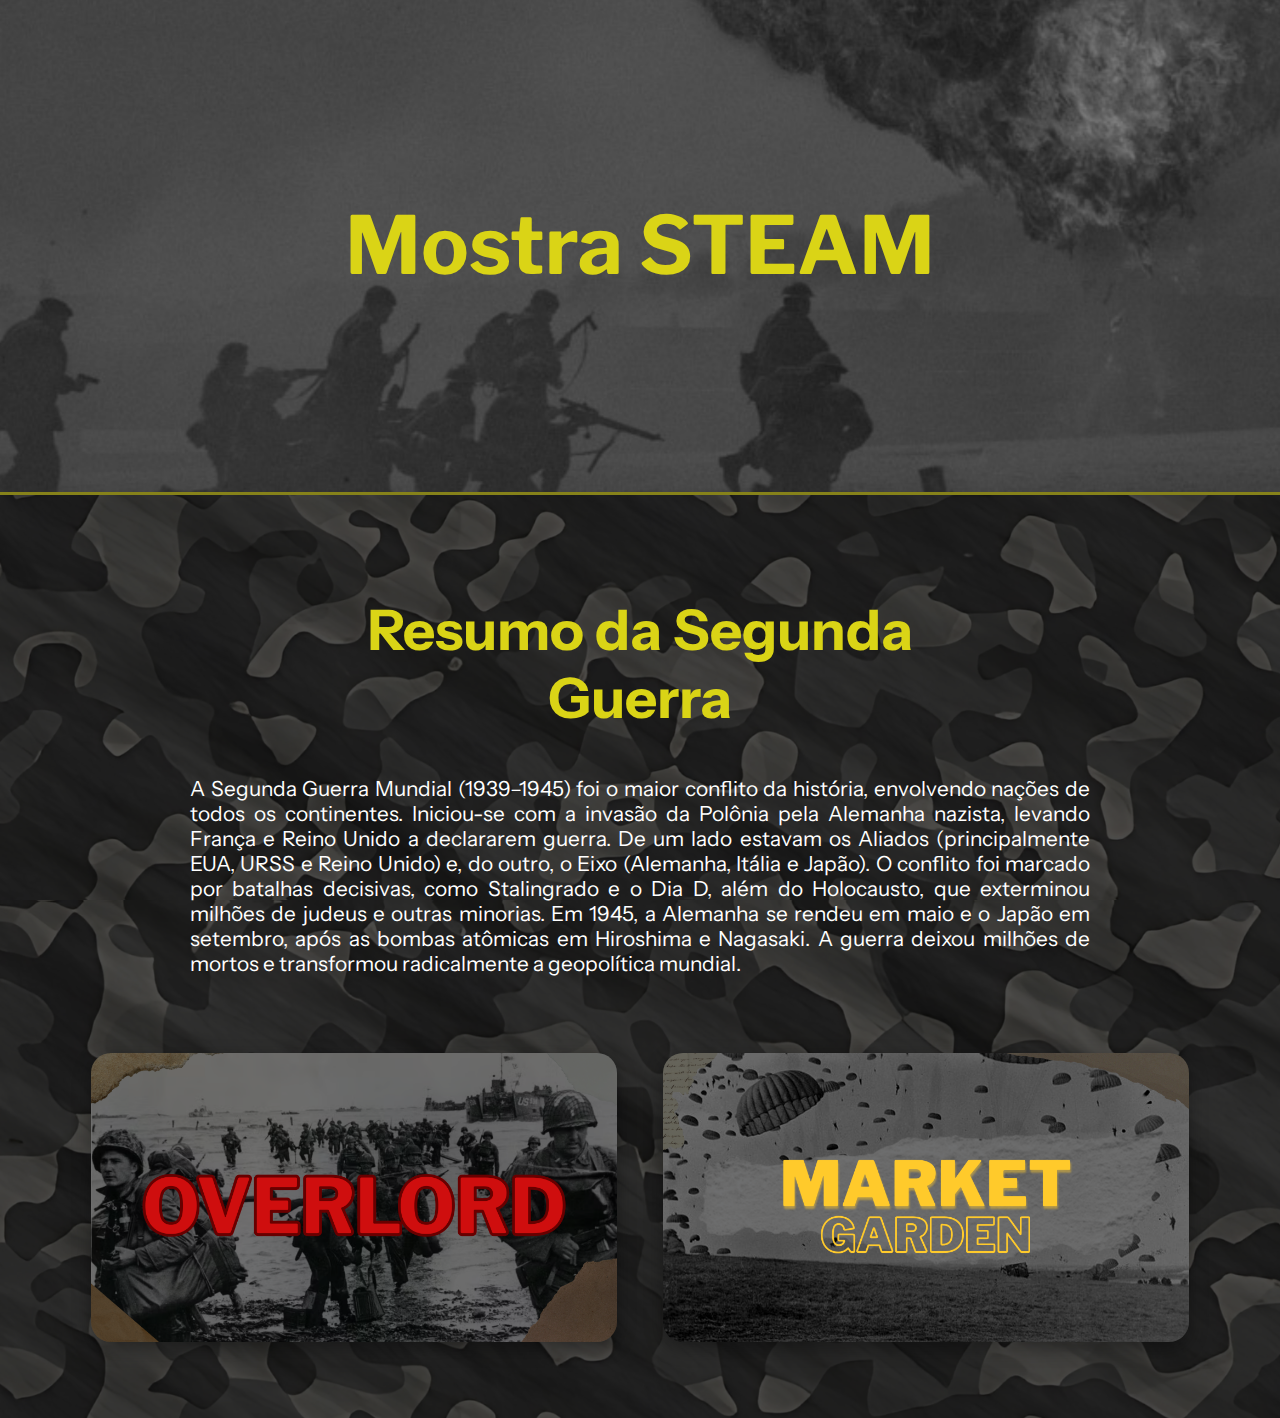
<file: index.html>
<!DOCTYPE html>
<html lang="pt-br">

<head>
    <meta charset="UTF-8">
    <meta name="viewport" content="width=device-width, initial-scale=1.0">

    <link rel="shortcut icon" href="imagens/logoGoogle.png">

    <link rel="preconnect" href="https://fonts.googleapis.com">
    <link rel="preconnect" href="https://fonts.gstatic.com" crossorigin>
    <link href="https://fonts.googleapis.com/css2?family=Libre+Franklin:ital,wght@0,100..900;1,100..900&display=swap" rel="stylesheet">

    <link rel="preconnect" href="https://fonts.googleapis.com">
    <link rel="preconnect" href="https://fonts.gstatic.com" crossorigin>
    <link href="https://fonts.googleapis.com/css2?family=Instrument+Sans:ital,wght@0,400..700;1,400..700&display=swap" rel="stylesheet">

    <link rel="stylesheet" href="index.css">
    <script src="index.js"></script>

    <title>Mostra STEAM</title>
</head>

<body>
    <div class="capaEntrada">
        <div>
        <h1 class="titulo">Mostra STEAM</h1>
        </div>
    </div>

    <div class="areaSegGuerra">
        <h1 class="tituloSegGuerra">Resumo da Segunda Guerra</h1>

        <p class="textoSegGuerra">A Segunda Guerra Mundial (1939–1945) foi o maior conflito da história, envolvendo nações de todos os continentes. Iniciou-se com a invasão da Polônia pela Alemanha nazista, levando França e Reino Unido a declararem guerra. De um lado estavam os Aliados (principalmente EUA, URSS e Reino Unido) e, do outro, o Eixo (Alemanha, Itália e Japão). O conflito foi marcado por batalhas decisivas, como Stalingrado e o Dia D, além do Holocausto, que exterminou milhões de judeus e outras minorias. Em 1945, a Alemanha se rendeu em maio e o Japão em setembro, após as bombas atômicas em Hiroshima e Nagasaki. A guerra deixou milhões de mortos e transformou radicalmente a geopolítica mundial.</p>
    </div>

    <div class="areaIrPaginas">
        <div onclick="irParaOverlord()" class="overlord"></div>

        <div onclick="irParaMarketGarden()" class="marketGarden"></div>
    </div>
</body>

</html>
</file>
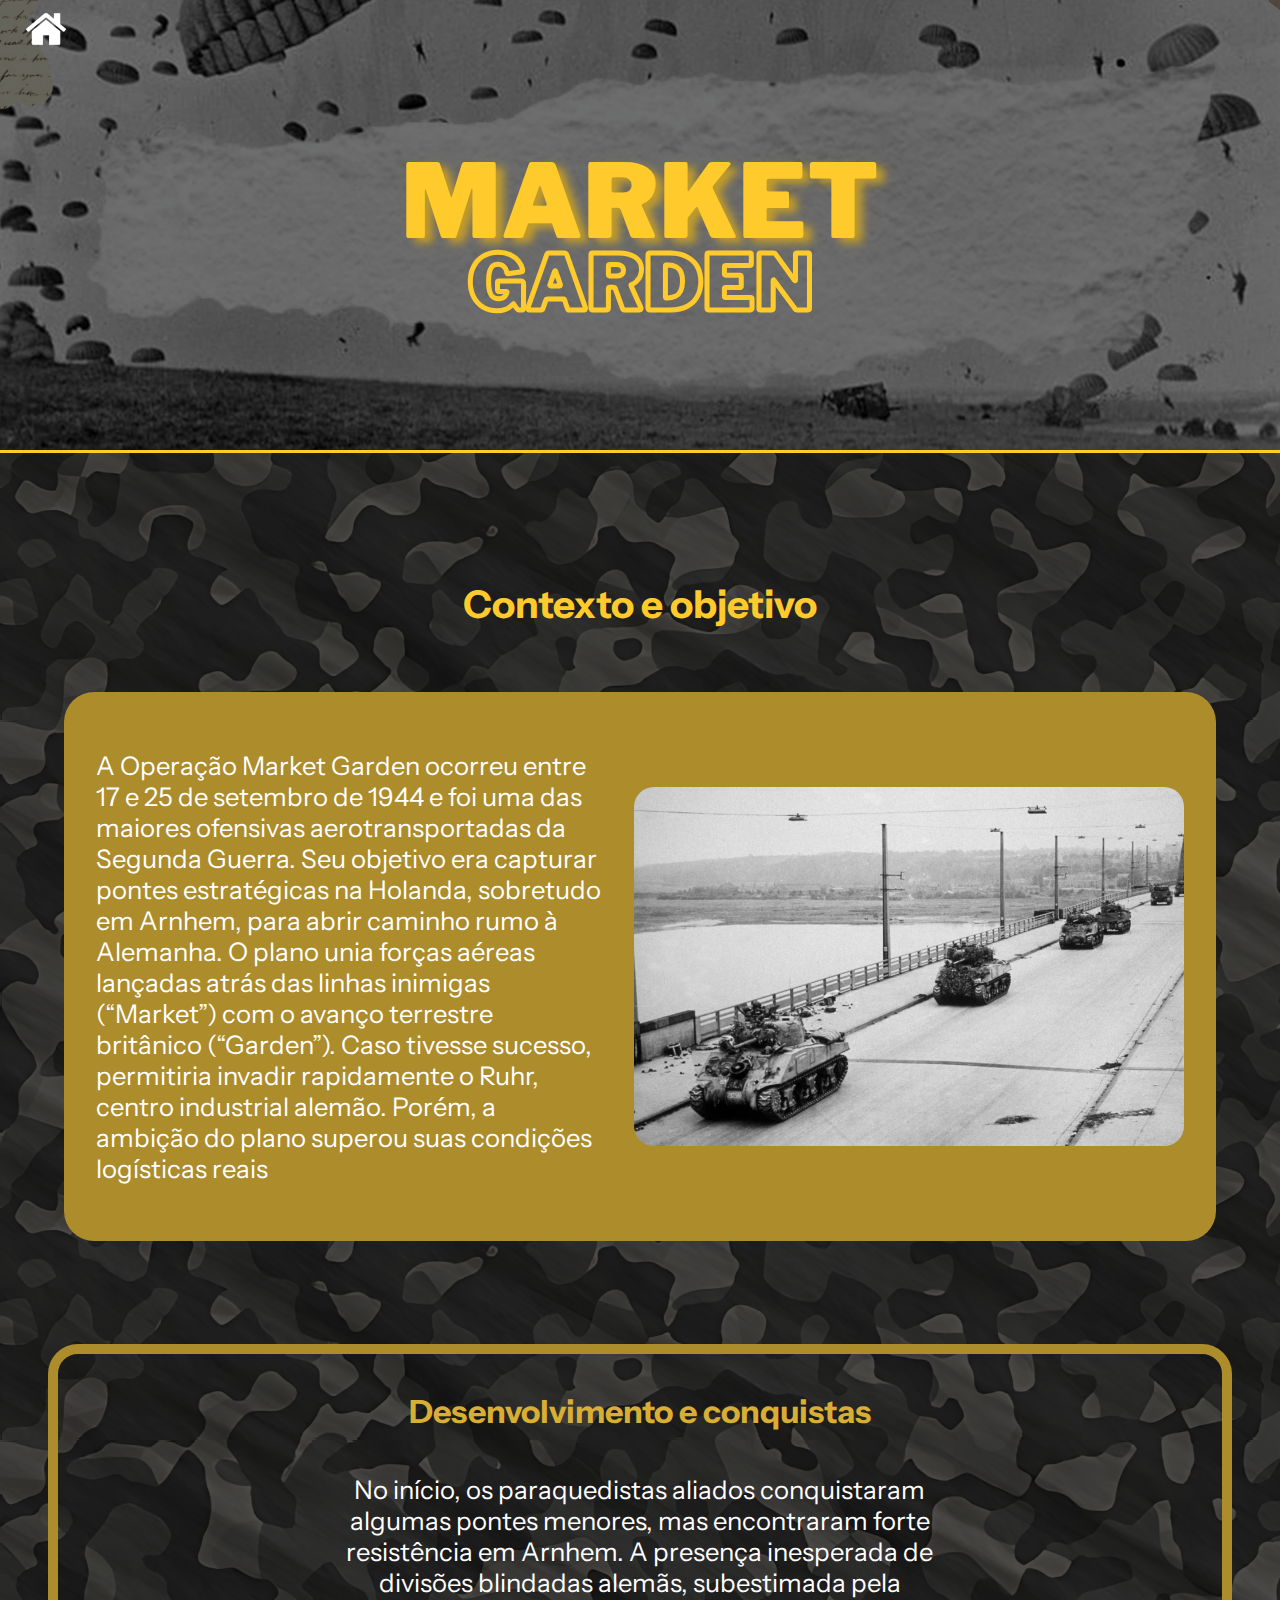
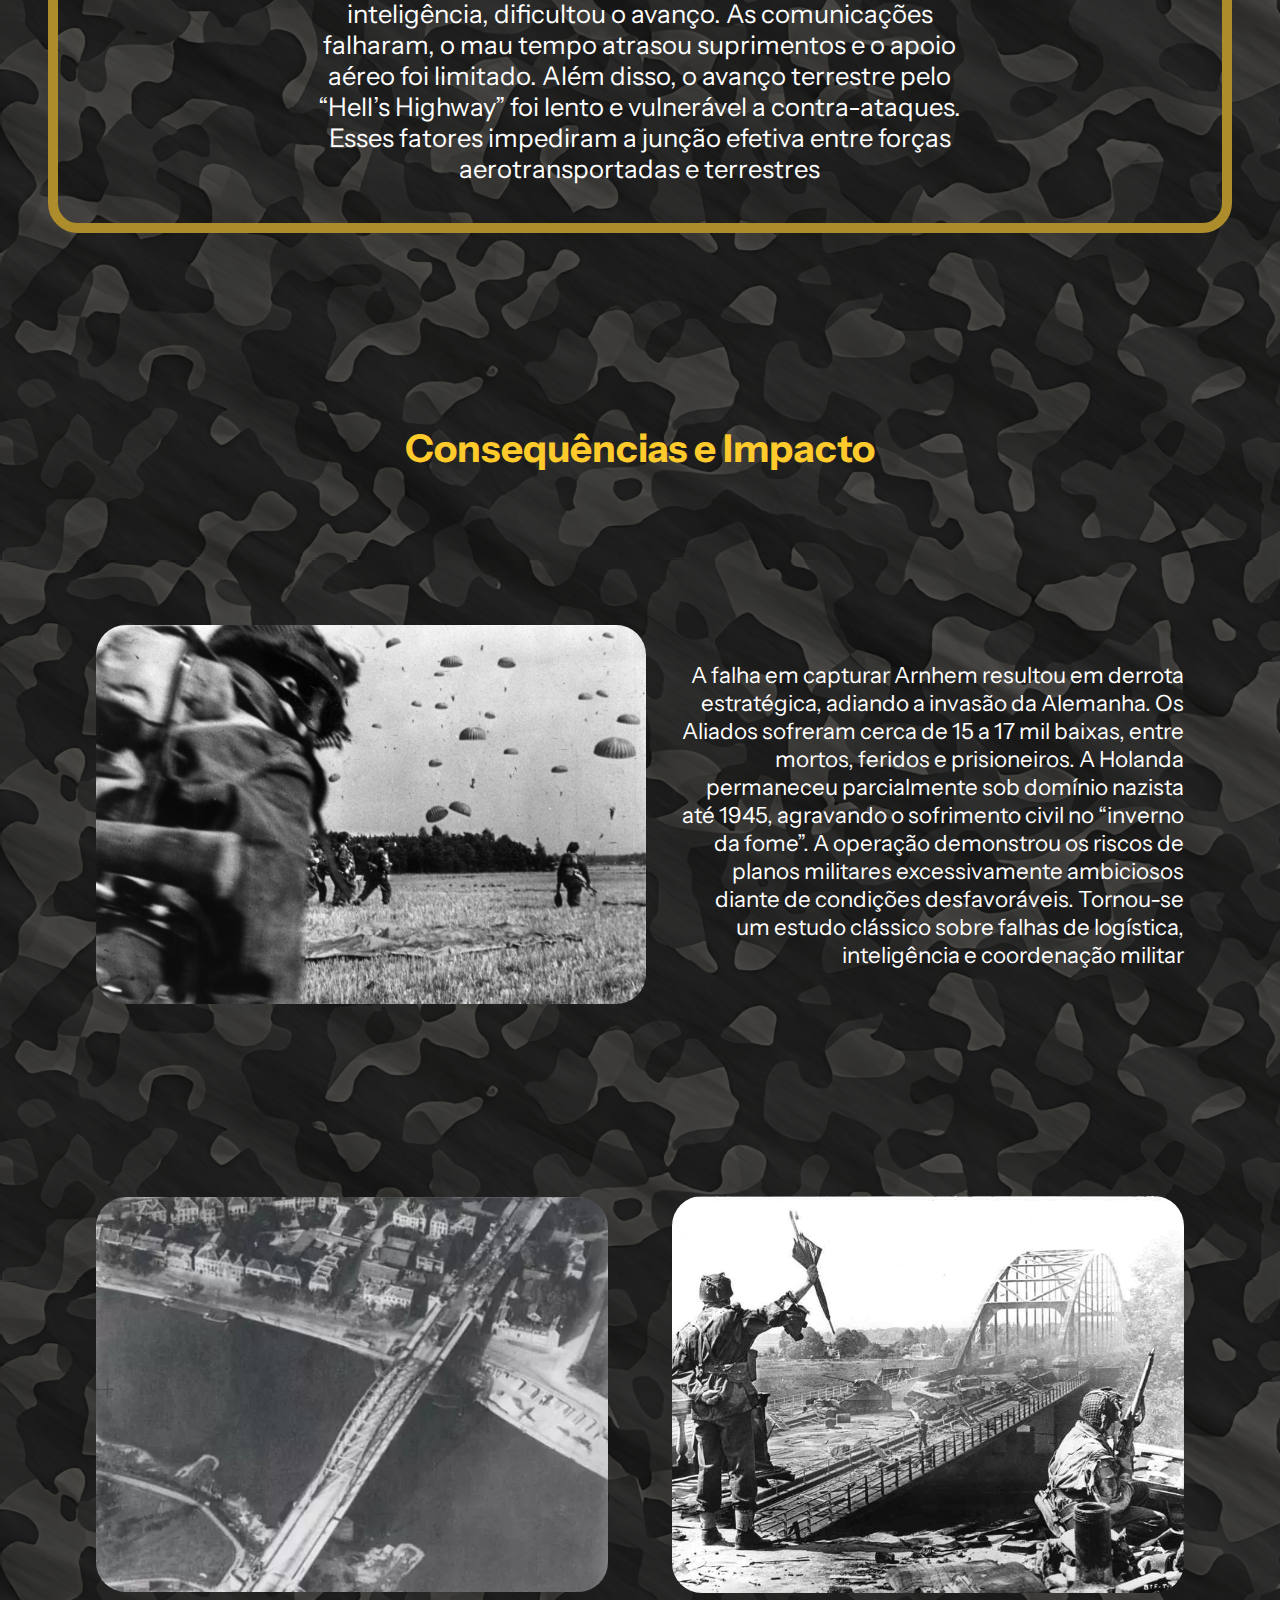
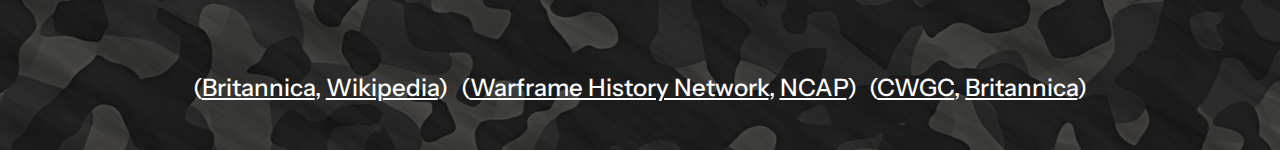
<file: marketGarden/marketGarden.html>
<!DOCTYPE html>
<html lang="pt-br">

<head>
    <meta charset="UTF-8">
    <meta name="viewport" content="width=device-width, initial-scale=1.0">
    
    <link rel="shortcut icon" href="../imagens/logoGoogle.png">

    <link rel="preconnect" href="https://fonts.googleapis.com">
    <link rel="preconnect" href="https://fonts.gstatic.com" crossorigin>
    <link href="https://fonts.googleapis.com/css2?family=Libre+Franklin:ital,wght@0,100..900;1,100..900&display=swap"
        rel="stylesheet">

    <link rel="preconnect" href="https://fonts.googleapis.com">
    <link rel="preconnect" href="https://fonts.gstatic.com" crossorigin>
    <link href="https://fonts.googleapis.com/css2?family=Instrument+Sans:ital,wght@0,400..700;1,400..700&display=swap"
        rel="stylesheet">

    <link rel="stylesheet" href="marketGarden.css">
    <script src="marketGarden.js"></script>

    <title>Mostra STEAM</title>
</head>

<body>

    
    <div class="capaMarketGarden">
        <img onclick="voltar()" class="voltar" src="../imagens/imagemCasa.png">

        <div class="titulo">
            <h1 class="market">MARKET</h1>
            <h1 class="garden">GARDEN</h1>
        </div>
    </div>

    <h1 class="contextoObjetivo">Contexto e objetivo</h1>

    <div class="areaInfoUm">
        <p>A Operação Market Garden ocorreu entre 17 e 25 de setembro de 1944 e foi uma das maiores ofensivas
            aerotransportadas da Segunda Guerra. Seu objetivo era capturar pontes estratégicas na Holanda, sobretudo em
            Arnhem, para abrir caminho rumo à Alemanha. O plano unia forças aéreas lançadas atrás das linhas inimigas
            (“Market”) com o avanço terrestre britânico (“Garden”). Caso tivesse sucesso, permitiria invadir rapidamente
            o Ruhr, centro industrial alemão. Porém, a ambição do plano superou suas condições logísticas reais</p>

        <img src="../imagens/imagemUmMarketGarden.png" alt="">
    </div>

    <div class="areaInfoDois">
        <h1>
            Desenvolvimento e conquistas
        </h1>

        <p>No início, os paraquedistas aliados conquistaram algumas pontes menores, mas encontraram forte resistência em
            Arnhem. A presença inesperada de divisões blindadas alemãs, subestimada pela inteligência, dificultou o
            avanço. As comunicações falharam, o mau tempo atrasou suprimentos e o apoio aéreo foi limitado. Além disso,
            o avanço terrestre pelo “Hell’s Highway” foi lento e vulnerável a contra-ataques. Esses fatores impediram a
            junção efetiva entre forças aerotransportadas e terrestres</p>
    </div>

    <h1 class="consImpac">Consequências e Impacto</h1>

    <div class="areaInfoTres">
        <img src="../imagens/imagemDoisMarketGarden.png" alt="">

        <p>A falha em capturar Arnhem resultou em derrota estratégica, adiando a invasão da Alemanha. Os Aliados
            sofreram cerca de 15 a 17 mil baixas, entre mortos, feridos e prisioneiros. A Holanda permaneceu
            parcialmente sob domínio nazista até 1945, agravando o sofrimento civil no “inverno da fome”. A operação
            demonstrou os riscos de planos militares excessivamente ambiciosos diante de condições desfavoráveis.
            Tornou-se um estudo clássico sobre falhas de logística, inteligência e coordenação militar</p>
    </div>

    <div class="areaImagens">
        <img src="../imagens/imagemTresMarketGarden.webp" alt="">

        <img src="../imagens/imagemQuatroMarketGarden.png" alt="">
    </div>

    <div class="fontes">
        <h1>(<a href="https://www.britannica.com/event/Operation-Market-Garden">Britannica</a>,
            <a href="https://en.wikipedia.org/wiki/Operation_Market_Garden">Wikipedia</a>)
        </h1>

        <h1>
            (<a href="https://warfarehistorynetwork.com/article/what-went-wrong-at-market-garden/">Warframe History Network</a>,
            <a href="https://www.ncap.org/news/2024/operation-market-garden-at-80-the-battle">NCAP</a>)
        </h1>

        <h1>
            (<a href="https://www.cwgc.org/our-work/blog/stories-from-operation-market-garden-the-battle-for-arnhem">CWGC</a>,
            <a href="https://www.britannica.com/event/Operation-Market-Garden">Britannica</a>)
        </h1>
    </div>

</body>

</html>
</file>
<file: marketGarden/marketGarden.css>
body {
  background-color: #272222;
  background-image: url('../imagens/backGroundHumanas.png');
  background-repeat: repeat-y;      /* repete só verticalmente */
  background-size: 100% auto;       /* largura 100%, altura proporcional */
  background-position: top center;  /* centralizado horizontalmente */
  margin: 0;
  overflow-x: hidden;
}

.libre-franklin-uniquifier {
  font-family: "Libre Franklin", sans-serif;
  font-optical-sizing: auto;
  font-weight: weight;
  font-style: normal;
}

.instrument-sans-uniquifier {
  font-family: "Instrument Sans", sans-serif;
  font-optical-sizing: auto;
  font-weight: weight;
  font-style: normal;
  font-variation-settings: "wdth" 100;
}

/* Ícone de voltar */
.voltar {
  position: absolute;
  top: 2%;
  left: 2%;
  width: 40px;
  height: auto;
  transition: 0.3s;
}

.voltar:hover {
  cursor: pointer;
  transform: scale(1.2);
}

.voltar:active {
  transform: scale(1);
}

/* Capa Market Garden */
.capaMarketGarden {
  background-image: url('../imagens/capaMarketGarden.png');
  background-repeat: no-repeat;
  background-position: center;
  background-size: cover;  /* alterado de 100% para cover */
  width: 100%;
  min-height: 50vh;
  border-bottom: solid 3px #ffca2b;

  display: flex;
  flex-direction: column;
  align-items: center;
  justify-content: center;

  position: relative; /* necessário para o ícone ficar fixo dentro */
}

.capaMarketGarden div {
  padding-top: 2.7%;
  padding-bottom: 2.7%;
  width: fit-content;
  height: fit-content;
  margin: auto;
}

.market {
  text-align: center;
  font-size: 8vw;
  color: #ffca2b;
  font-weight: 900;
  font-family: "Libre Franklin", sans-serif;
  filter: drop-shadow(8px 5px 4px #c19c2b);
}

.garden {
  text-align: center;
  font-size: 6vw;
  color: #ffffff00;
  font-weight: 900;
  margin-top: -20%;
  -webkit-text-stroke-width: 5px;
  -webkit-text-stroke-color: #ffca2b;
  font-family: "Libre Franklin", sans-serif;
}

.contextoObjetivo {
  text-align: center;
  justify-content: center;
  margin: auto;
  padding-top: 10%;
  padding-bottom: 5%;
  font-size: 3vw;
  font-family: "Instrument Sans", sans-serif;
  color: #ffca2b;
}

/* Área Info Um */
.areaInfoUm {
  display: flex;
  background-color: #ac8c2b;
  padding: 2.5%;
  width: 85%;
  align-items: center;
  justify-content: space-between;
  margin: auto;
  gap: 3%;
  border-radius: 30px;
  flex-wrap: nowrap;
}

.areaInfoUm p {
  color: #fff;
  font-size: 1.6rem;
  width: 55%;
  font-family: "Instrument Sans", sans-serif;
}

.areaInfoUm img {
  flex: 1 1 45%;
  max-width: 550px;
  height: auto;
  border-radius: 20px;
  object-fit: cover;
}

/* Área Info Dois */
.areaInfoDois {
  border: solid 10px #ac8c2b;
  text-align: center;
  width: 85%;
  align-items: center;
  justify-content: center;
  margin: auto;
  border-radius: 30px;
  margin-top: 8%;
  padding: 3%;
}

.areaInfoDois h1 {
  font-size: 2.5vw;
  font-family: "Instrument Sans", sans-serif;
  color: #d8af34;
  width: 50%;
  margin: auto;
  padding-bottom: 4%;
}

.areaInfoDois p {
  color: #fff;
  font-size: 1.6rem;
  width: 60%;
  font-family: "Instrument Sans", sans-serif;
  margin: auto;
}

/* Consequências e Impacto */
.consImpac {
  font-size: 3vw;
  width: 50%;
  text-align: center;
  font-family: "Instrument Sans", sans-serif;
  justify-content: center;
  margin: auto;
  margin-top: 15%;
  color: #ffca2b;
}

/* Área Info Tres */
.areaInfoTres {
  display: flex;
  width: 85%;
  align-items: center;
  justify-content: space-between;
  margin: auto;
  gap: 3%;
  margin-top: 12%;
  margin-bottom: 9%;
  flex-wrap: nowrap;
}

.areaInfoTres img {
  flex: 1 1 45%;
  max-width: 550px;
  height: auto;
  border-radius: 30px;
  object-fit: cover;
}

.areaInfoTres p {
  flex: 1 1 55%;
  color: #fff;
  font-size: 1.4rem;
  font-family: "Instrument Sans", sans-serif;
  text-align: right;
}

/* Área de Imagens Extras */
.areaImagens {
  display: flex;
  gap: 5%;
  align-items: center;
  justify-content: center;
  align-content: center;
  margin: auto;
  margin-top: 15%;
  margin-bottom: 5%;
  flex-wrap: wrap;
}

.areaImagens img {
  width: 40%;
  max-width: 550px;
  height: auto;
  border-radius: 30px;
  object-fit: cover;
}

/* Fontes */
.fontes {
  display: flex;
  padding-bottom: 2.5%;
  gap: 1%;
  text-align: center;
  align-items: center;
  justify-content: center;
  flex-wrap: wrap;
  margin: auto;
}

.fontes h1 {
  color: #fff;
  font-size: 1.5rem;
  font-weight: 500;
  font-family: "Instrument Sans", sans-serif;
}

.fontes a {
  color: #fff;
}

/* ============================
   Responsividade
   ============================ */

/* Tablets */
@media (max-width: 1024px) {
  .market {
    font-size: 10vw;
  }

  .garden {
    font-size: 8vw;
  }

  .contextoObjetivo {
    font-size: 5vw;
  }

  .areaInfoUm,
  .areaInfoTres {
    flex-wrap: wrap;
    text-align: center;
  }

  .areaInfoUm p,
  .areaInfoTres p {
    flex: 1 1 100%;
    max-width: 100%;
    text-align: center;
  }

  .areaInfoUm img,
  .areaInfoTres img {
    flex: 1 1 100%;
    max-width: 100%;
  }

  .voltar {
    width: 35px;
  }
}

/* Smartphones */
@media (max-width: 600px) {
  .market {
    font-size: 12vw;
  }

  .garden {
    font-size: 10vw;
  }

  .contextoObjetivo {
    font-size: 6vw;
  }

  .areaInfoUm p,
  .areaInfoDois p,
  .areaInfoTres p {
    font-size: 1rem;
  }

  .voltar {
    width: 28px;
  }

  .areaImagens img {
    width: 90%;
  }
}
</file>
<file: index.css>
/* ===========================
   index.css (RESPONSIVO AJUSTADO)
   =========================== */

/* 1) Variáveis e reset simples */
:root{
  --bg-color: #272222;
  --accent: #DAD416;
  --border-accent: #86821a;
  --max-content-width: 1200px;
  --card-radius: 20px;
  --gap: 5%;
}

/* reset mínimo */
* { box-sizing: border-box; }
html,body { height: 100%; }
body {
    background-color: var(--bg-color);
    background-image: url('../imagens/backGroundHumanas.png');
    background-position: center top;
    background-size: cover;
    margin: 0;
    overflow-x: hidden;
    padding: 0;
    color: #fff;
}

/* 2) Fontes - mantendo suas families */
.libre-franklin-uniquifier {
    font-family: "Libre Franklin", sans-serif;
    font-optical-sizing: auto;
    font-weight: 400;
    font-style: normal;
}

.instrument-sans-uniquifier {
    font-family: "Instrument Sans", sans-serif;
    font-optical-sizing: auto;
    font-weight: 400;
    font-style: normal;
    font-variation-settings: "wdth" 100;
}

/* 3) Capa inicial */
.capaEntrada {
    background-image: url('/imagens/capaEntrada.png');
    background-repeat: no-repeat;
    background-position: center;
    background-size: cover;
    width: 100%;
    min-height: 42vh;
    display: flex;
    align-items: center;
    justify-content: center;
    border-bottom: solid 3px var(--border-accent);
    padding: 2rem 1rem;
}

.titulo {
    margin: 0;
    text-align: center;
    color: var(--accent);
    font-family: "Libre Franklin", sans-serif;
    font-size: clamp(2.25rem, 6.5vw, 5rem);
    line-height: 1;
    padding: 6% 1rem;
}

/* 4) Área resumo */
.areaSegGuerra {
    text-align: center;
    margin-top: 5%;
    padding: 1rem;
    display: flex;
    flex-direction: column;
    align-items: center;
    gap: 1rem;
}

.tituloSegGuerra {
    color: var(--accent);
    font-family: "Instrument Sans", sans-serif;
    font-size: clamp(1.5rem, 4.5vw, 3.5rem);
    width: min(100%, 720px);
    margin: 0 auto;
    padding: 0.5rem 1rem;
}

.textoSegGuerra {
    color: #fff;
    font-family: "Instrument Sans", sans-serif;
    font-size: clamp(0.95rem, 1.8vw, 1.3rem);
    width: min(100%, 900px);
    padding-top: 1.25rem;
    margin: 0 auto;
    text-align: justify;
}

/* 5) Área com os cartões clicáveis */
.areaIrPaginas {
    display: flex;
    flex-wrap: nowrap;       /* mantém lado a lado */
    align-items: center;
    justify-content: center;
    gap: 4%;
    margin: 3.5% auto;
    padding: 1rem;
    width: 100%;
    max-width: var(--max-content-width);
    padding-bottom: 6%;
}

.overlord,
.marketGarden {
    background-repeat: no-repeat;
    background-position: center;
    background-size: cover;
    flex: 0 1 45%;           /* dois cards lado a lado */
    max-width: 600px;
    min-width: 280px;
    aspect-ratio: 600 / 330; /* mantém proporção */
    border: 0;
    border-radius: var(--card-radius);
    transition: transform 0.25s ease, box-shadow 0.25s ease;
    box-shadow: 0 6px 18px rgba(0,0,0,0.35);
}

.overlord{
    background-image: url('/imagens/irParaOverlord.png');
}.marketGarden{
    background-image: url('/imagens/irParaMarketGarden.png');
}

.overlord:hover,
.marketGarden:hover {
    cursor: pointer;
    transform: scale(1.03);
}

.overlord:active,
.marketGarden:active {
    transform: scale(1);
}

/* 6) Responsividade */
@media (max-width: 760px) {
  .areaIrPaginas {
    flex-wrap: wrap;      /* empilha em telas pequenas */
    gap: 2rem;
  }
  .overlord,
  .marketGarden {
    flex: 0 1 100%;
    max-width: calc(100% - 2rem);
    min-width: auto;
  }
  .textoSegGuerra {
    text-align: left;
    padding-left: 1rem;
    padding-right: 1rem;
  }
}

@media (max-width: 420px) {
  .overlord,
  .marketGarden {
    width: 100%;
    aspect-ratio: 600 / 330;
  }
}

@media (min-width: 821px) and (max-width: 1199px) {
    .capaEntrada { min-height: 48vh; }
}

@media (min-width: 1200px) {
    .capaEntrada { min-height: 55vh; }
    .titulo { font-size: 5rem; padding-top: 10%; padding-bottom: 10%; }
    .areaSegGuerra { margin-top: 6%; }
}

/* acessibilidade */
.overlord, .marketGarden { outline: none; }
.overlord:focus, .marketGarden:focus {
  box-shadow: 0 0 0 4px rgba(218,212,22,0.18), 0 8px 20px rgba(0,0,0,0.4);
}
</file>
